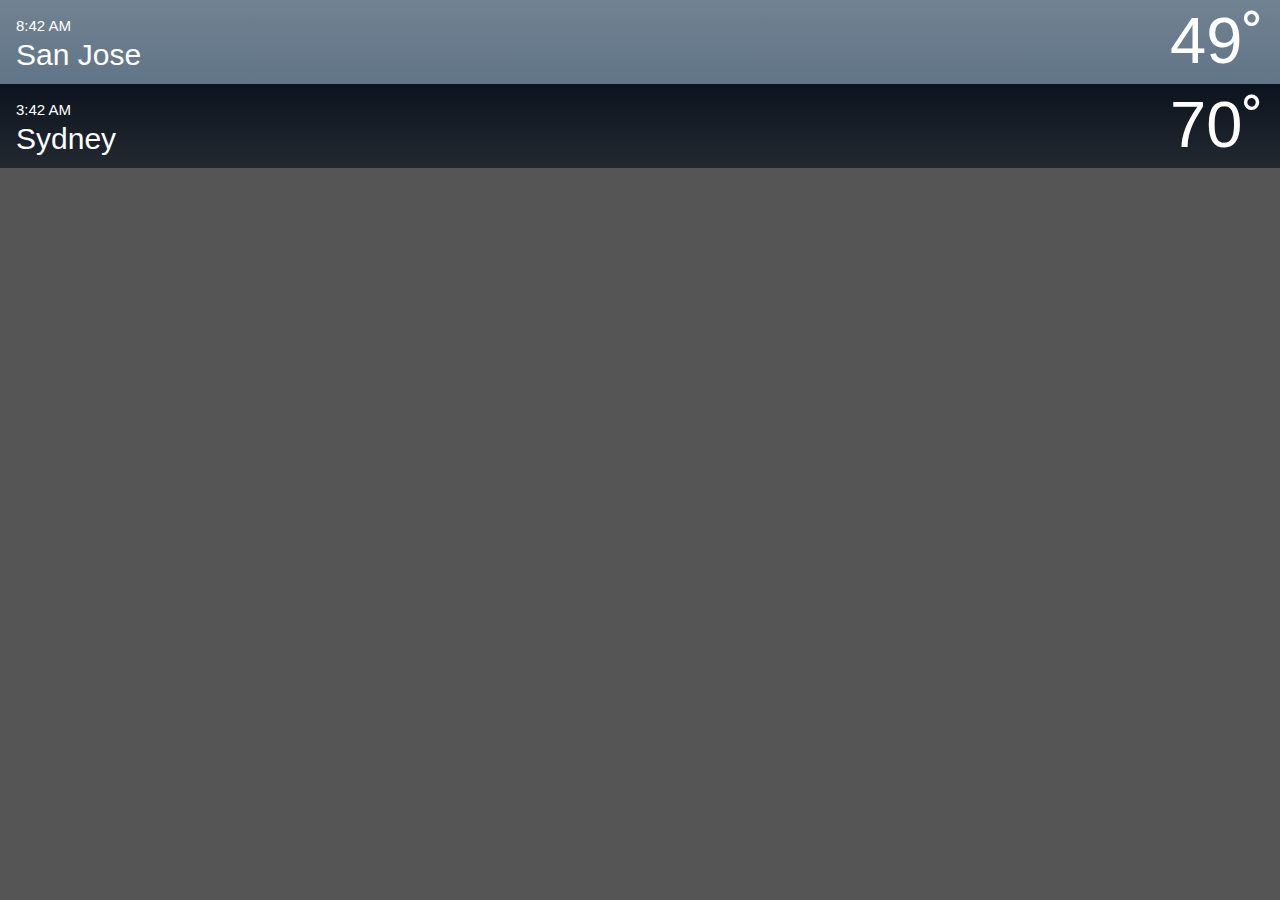
<file: index.html>
<!DOCTYPE html>
<html lang="en">
  <head>
  	<link rel="stylesheet" href="styles.css"/>
  	<meta charset="utf-8">
	<meta name="viewport" content="width=device-width, user-scalable=no">
	<title>
        	Weather App
    	</title>
  </head>
<body>
	<header></header>
	<nav>
	    <ul class='city-list'>
	    	<li>
	    		<a href="sanjose.html">
	    			<p class='time'>8:42 AM</p>
	    			<p class='city'>San Jose</p>
	    			<p class='temperature'>49˚</p>
	    		</a>
	    	</li>
	    	<li>
	    		<a href="sydney.html">
		    		<p class='time'>3:42 AM</p>
		    		<p class='city'>Sydney</p>
		    		<p class='temperature'>70˚</p>
		    	</a>
	    	</li>
	    </ul>
    </nav>

	<footer></footer>
  </body>
</html>
</file>
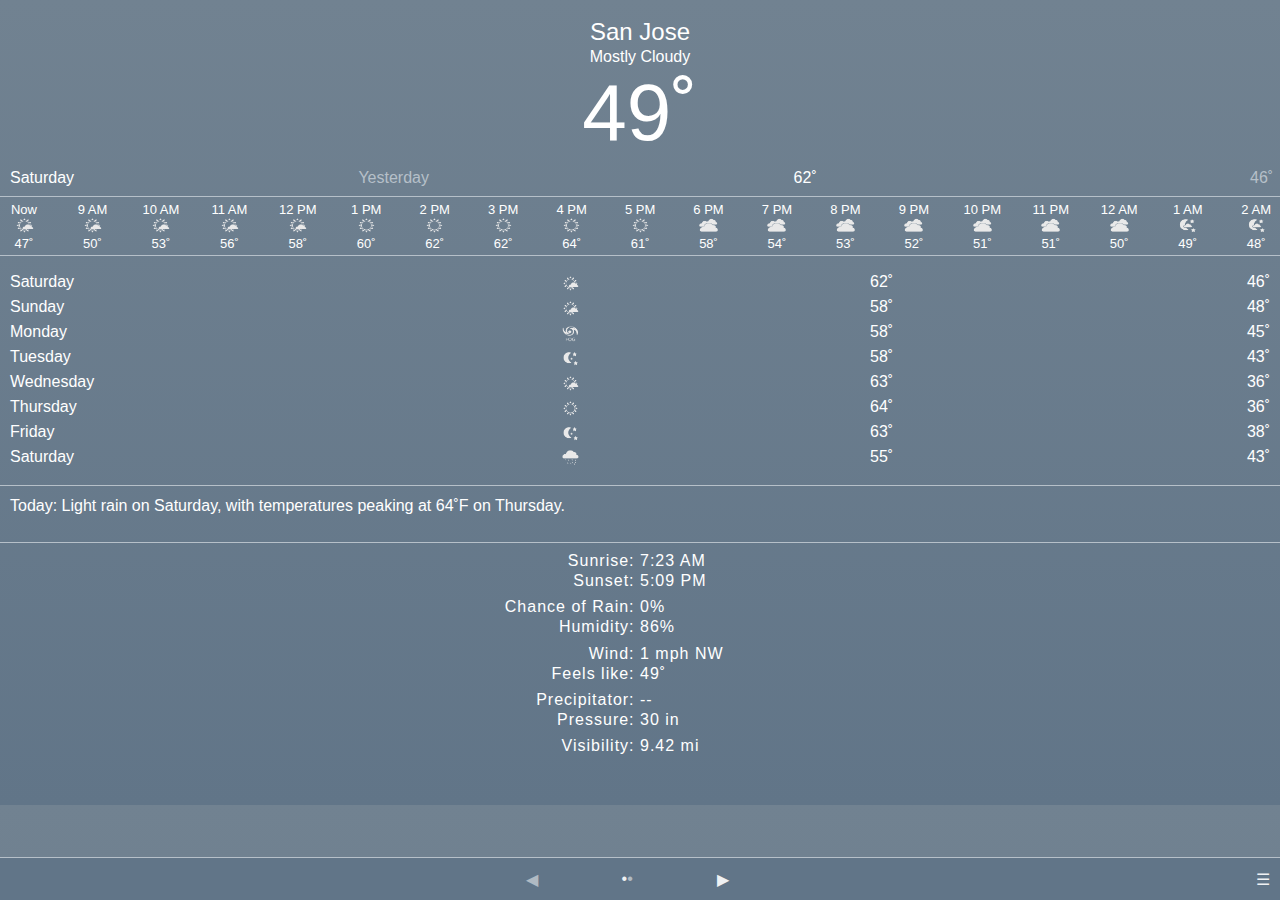
<file: sanjose.html>
<!DOCTYPE html>
<html lang="en">
  <head>
  	<link rel="stylesheet" href="styles.css"/>
  	<meta charset="utf-8">
	<meta name="viewport" content="width=device-width, user-scalable=no">
	<title>
      San Jose
    </title>
  </head>
  <body id="light">
	<div class="city-name">
		<p class="line1">San Jose<br/></p>
		<p class="line2">Mostly Cloudy<br/></p>
		<p class="line3">49˚<br/></p>
		<p class="line4-1">Saturday</p>
		<p class="line4-2">Yesterday</p>
		<p class="line4-3">62˚</p>
		<p class="line4-4">46˚</p>
	</div>
	
	<div class="day-weather">
  	 	<ul>
         	<li>Now<br/><img src="icons/partly-cloudy-day.png"/><br/>47˚</li>
			<li>9 AM<br/><img src="icons/partly-cloudy-day.png"/><br/>50˚</p></li>
			<li>10 AM<br/><img src="icons/partly-cloudy-day.png"/><br/>53˚</li>
			<li>11 AM<br/><img src="icons/partly-cloudy-day.png"/><br/>56˚</li>
			<li>12 PM<br/><img src="icons/partly-cloudy-day.png"/><br/>58˚</li>
			<li>1 PM<br/><img src="icons/clear-day.png"/><br/>60˚</li>
			<li>2 PM<br/><img src="icons/clear-day.png"/><br/>62˚</li>
			<li>3 PM<br/><img src="icons/clear-day.png"/><br/>62˚</li>
			<li>4 PM<br/><img src="icons/clear-day.png"/><br/>64˚</li>
			<li>5 PM<br/><img src="icons/clear-day.png"/><br/>61˚</li>
			<li>6 PM<br/><img src="icons/cloudy.png"/><br/>58˚</li>
			<li>7 PM<br/><img src="icons/cloudy.png"/><br/>54˚</li>
			<li>8 PM<br/><img src="icons/cloudy.png"/><br/>53˚</li>
			<li>9 PM<br/><img src="icons/cloudy.png"/><br/>52˚</li>
			<li>10 PM<br/><img src="icons/cloudy.png"/><br/>51˚</li>
			<li>11 PM<br/><img src="icons/cloudy.png"/><br/>51˚</li>
			<li>12 AM<br/><img src="icons/cloudy.png"/><br/>50˚</li>
			<li>1 AM<br/><img src="icons/partly-cloudy-night.png"/><br/>49˚</li>
			<li>2 AM<br/><img src="icons/partly-cloudy-night.png"/><br/>48˚</li>
			<li>3 AM<br/><img src="icons/rain.png"/><br/>45˚</li>
			<li>4 AM<br/><img src="icons/rain.png"/><br/>43˚</li>
			<li>5 AM<br/><img src="icons/rain.png"/><br/>41˚</li>
			<li>6 AM<br/><img src="icons/rain.png"/><br/>44˚</li>
			<li>7 AM<br/><img src="icons/rain.png"/><br/>45˚</li>
        </ul>
	</div>
	
	<div class="week-weather">
			<ul><li>Saturday</li><li><img src="icons/partly-cloudy-day.png"/></li><li>62˚</li><li>46˚</li></ul>
			<ul><li>Sunday</li><li><img src="icons/partly-cloudy-day.png"/></li><li>58˚</li><li>48˚</li></ul>
			<ul><li>Monday</li><li><img src="icons/fog.png"/></li><li>58˚</li><li>45˚</li></ul>
			<ul><li>Tuesday</li><li><img src="icons/clear-night.png"/></li><li>58˚</li><li>43˚</li></ul>
			<ul><li>Wednesday</li><li><img src="icons/partly-cloudy-day.png"/></li><li>63˚</li><li>36˚</li></ul>
			<ul><li>Thursday</li><li><img src="icons/clear-day.png"/></li><li>64˚</li><li>36˚</li></ul>
			<ul><li>Friday</li><li><img src="icons/clear-night.png"/></li><li>63˚</li><li>38˚</li></ul>
			<ul><li>Saturday</li><li><img src="icons/rain.png"/></li><li>55˚</li><li>43˚</li></ul>
	</div>
	
	<div class="summary">
			<p>Today: Light rain on Saturday, with temperatures peaking at 64˚F on Thursday.</p>
	</div>
	
	<div class="report">
			<p>Sunrise:&nbsp</p> <p>7:23 AM</p>
			<p>Sunset:&nbsp</p> <p>5:09 PM</p>
			<p class="half-height">&nbsp</p> <p class="half-height">&nbsp</p>
			
			<p>Chance of Rain:&nbsp</p> <p>0%</p>
			<p>Humidity:&nbsp</p> <p>86%</p>
			<p class="half-height">&nbsp</p> <p class="half-height">&nbsp</p>
			
			<p>Wind:&nbsp</p> <p>1 mph NW</p>
			<p>Feels like:&nbsp</p> <p>49˚</p>
			<p class="half-height">&nbsp</p> <p class="half-height">&nbsp</p>
			
			<p>Precipitator:&nbsp</p> <p>--</p>
			<p>Pressure:&nbsp</p> <p>30 in</p>
			<p class="half-height">&nbsp</p> <p class="half-height">&nbsp</p>
			
			<p>Visibility:&nbsp</p> <p>9.42 mi</p>
	</div>
	
	<footer class='footer-light'>
	  <ul>
       		<li class="disabled">◀︎</li>
       	 	<li>•</li>
      	  	<li  class="disabled">•</li>
     	   	<li><a id="next-city" href="sydney.html">▶︎</a></li>
			<li><a href="index.html">&#9776;</a></li>
      </ul>
	</footer>
  </body>
</html>
</file>
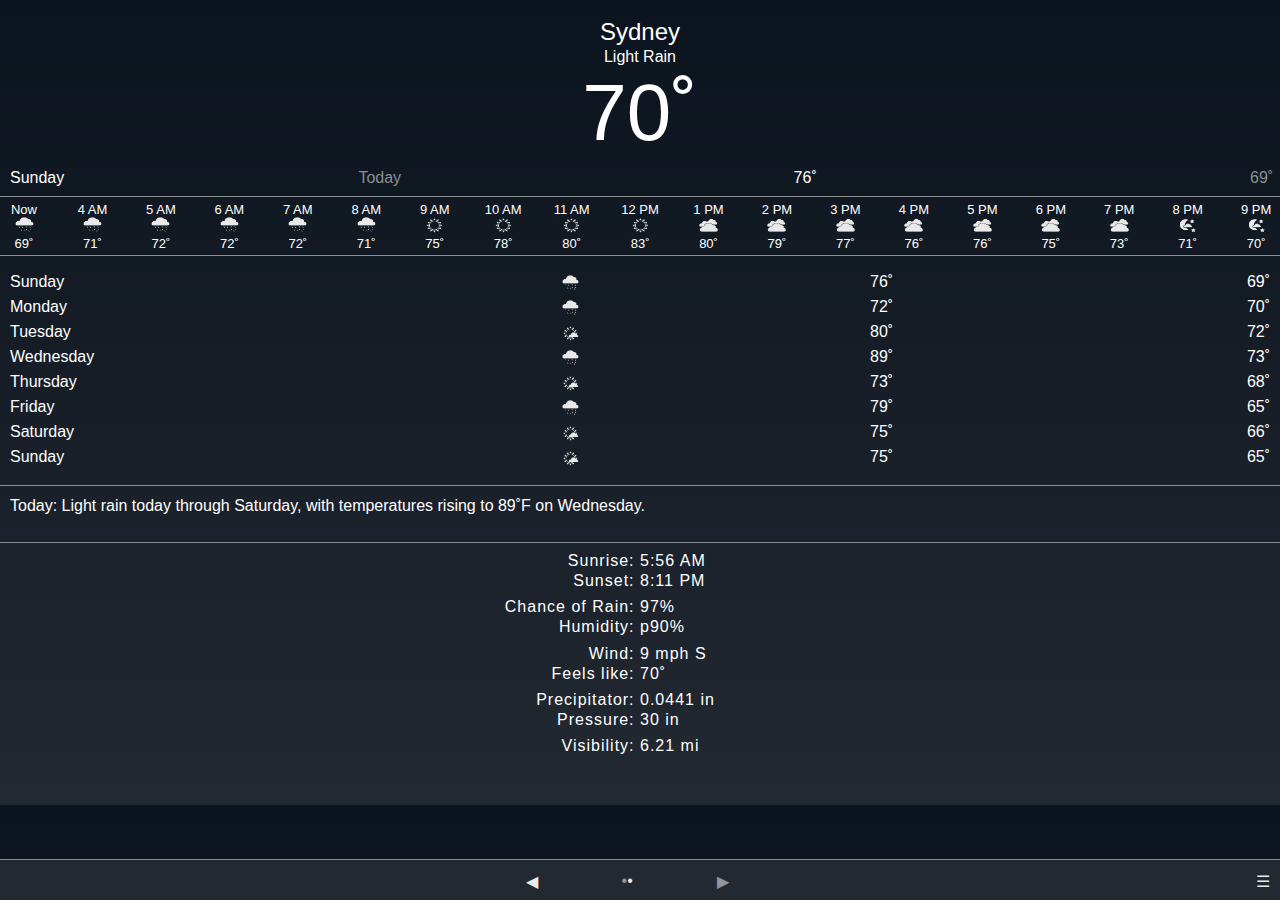
<file: sydney.html>
<!DOCTYPE html>
<html lang="en">
  <head>
  	<link rel="stylesheet" href="styles.css"/>
  	<meta charset="utf-8">
	<meta name="viewport" content="width=device-width, user-scalable=no">
	<title>
      Sydney
    </title>
  </head>
  <body id="dark">
	<div class="city-name dark1">
		<p class="line1">Sydney<br/></p>
		<p class="line2">Light Rain<br/></p>
		<p class="line3">70˚<br/></p>
		<p class="line4-1">Sunday</p>
		<p class="line4-2" id="dark2">Today</p>
		<p class="line4-3">76˚</p>
		<p class="line4-4" id="dark2">69˚</p>
	</div>
	<div class="day-weather dark1">
  	 	<ul>
         	<li>Now<br/><img src="icons/rain.png"/><br/>69˚</li>
			<li>4 AM<br/><img src="icons/rain.png"/><br/>71˚</p></li>
			<li>5 AM<br/><img src="icons/rain.png"/><br/>72˚</li>
			<li>6 AM<br/><img src="icons/rain.png"/><br/>72˚</li>
			<li>7 AM<br/><img src="icons/rain.png"/><br/>72˚</li>
			<li>8 AM<br/><img src="icons/rain.png"/><br/>71˚</li>
			<li>9 AM<br/><img src="icons/clear-day.png"/><br/>75˚</li>
			<li>10 AM<br/><img src="icons/clear-day.png"/><br/>78˚</li>
			<li>11 AM<br/><img src="icons/clear-day.png"/><br/>80˚</li>
			<li>12 PM<br/><img src="icons/clear-day.png"/><br/>83˚</li>
			<li>1 PM<br/><img src="icons/cloudy.png"/><br/>80˚</li>
			<li>2 PM<br/><img src="icons/cloudy.png"/><br/>79˚</li>
			<li>3 PM<br/><img src="icons/cloudy.png"/><br/>77˚</li>
			<li>4 PM<br/><img src="icons/cloudy.png"/><br/>76˚</li>
			<li>5 PM<br/><img src="icons/cloudy.png"/><br/>76˚</li>
			<li>6 PM<br/><img src="icons/cloudy.png"/><br/>75˚</li>
			<li>7 PM<br/><img src="icons/cloudy.png"/><br/>73˚</li>
			<li>8 PM<br/><img src="icons/partly-cloudy-night.png"/><br/>71˚</li>
			<li>9 PM<br/><img src="icons/partly-cloudy-night.png"/><br/>70˚</li>
			<li>10 PM<br/><img src="icons/rain.png"/><br/>68˚</li>
			<li>11 PM<br/><img src="icons/rain.png"/><br/>66˚</li>
			<li>12 AM<br/><img src="icons/rain.png"/><br/>65˚</li>
			<li>1 AM<br/><img src="icons/rain.png"/><br/>63˚</li>
			<li>2 AM<br/><img src="icons/rain.png"/><br/>62˚</li>
        </ul>
	</div>
	
	<div class="week-weather dark1">
			<ul><li>Sunday</li><li><img src="icons/rain.png"/></li><li>76˚</li><li>69˚</li></ul>
			<ul><li>Monday</li><li><img src="icons/rain.png"/></li><li>72˚</li><li>70˚</li></ul>
			<ul><li>Tuesday</li><li><img src="icons/partly-cloudy-day.png"/></li><li>80˚</li><li>72˚</li></ul>
			<ul><li>Wednesday</li><li><img src="icons/rain.png"/></li><li>89˚</li><li>73˚</li></ul>
			<ul><li>Thursday</li><li><img src="icons/partly-cloudy-day.png"/></li><li>73˚</li><li>68˚</li></ul>
			<ul><li>Friday</li><li><img src="icons/rain.png"/></li><li>79˚</li><li>65˚</li></ul>
			<ul><li>Saturday</li><li><img src="icons/partly-cloudy-day.png"/></li><li>75˚</li><li>66˚</li></ul>
			<ul><li>Sunday</li><li><img src="icons/partly-cloudy-day.png"/></li><li>75˚</li><li>65˚</li></ul>
	</div>

	<div class="summary dark1">
			<p>Today: Light rain today through Saturday, with temperatures rising to 89˚F on Wednesday.</p>
	</div>

	<div class="report">
			<p>Sunrise:&nbsp</p> <p>5:56 AM</p>
			<p>Sunset:&nbsp</p> <p>8:11 PM</p>
			<p class="half-height">&nbsp</p> <p class="half-height">&nbsp</p>
			
			<p>Chance of Rain:&nbsp</p> <p>97%</p>
			<p>Humidity:&nbsp</p> <p>p90%</p>
			<p class="half-height">&nbsp</p> <p class="half-height">&nbsp</p>
			
			<p>Wind:&nbsp</p> <p>9 mph S</p>
			<p>Feels like:&nbsp</p> <p>70˚</p>
			<p class="half-height">&nbsp</p> <p class="half-height">&nbsp</p>
			
			<p>Precipitator:&nbsp</p> <p>0.0441 in</p>
			<p>Pressure:&nbsp</p> <p>30 in</p>
			<p class="half-height">&nbsp</p> <p class="half-height">&nbsp</p>
			
			<p>Visibility:&nbsp</p> <p>6.21 mi</p>
	</div>

	<footer class='footer-dark'>
	  <ul>
       		<li><a id="next-city" href="sanjose.html">◀︎</a></li>
       	 	<li class="disabled">•</li>
      	  	<li>•</li>
     	   	<li class="disabled">▶︎</li>
			<li><a href="index.html">&#9776;</a></li>
			<!-- <li><a href="index.html"><img src="icons/back.png"/></a></li> -->
      	  </ul>
	</footer>
  </body>
</html>
</file>
<file: styles.css>
* {
	margin: 0px;
	padding: 0px;
	font-family: "HelveticaNeue-UltraLight", arial;
	font-size: 16px;
	color: white;
}
body{
	background: #555;
	overflow-x: hidden;
	overflow-y: auto;
}

/* Style for index.html */
ul.city-list{
	top: 0px;
	width:100%;
	left: 0px;
	list-style: none;
	height: auto;
}
ul.city-list li{
	position: relative;
	height: 84px;
	top: 0px;
}
ul.city-list li a{
	display:inline-block;
	width:100%;
	height: 84px;
}
ul.city-list li:nth-child(2n+1){	/* for even rows, begin 1 */
	background: linear-gradient(#718291, #617588);
}
ul.city-list li:nth-child(2n){	/* for odd rows, begin 2 */
	background: linear-gradient(#0b131e, #232931);
}
ul.city-list li p{
	position: absolute;
}
ul.city-list li p.time{
	line-height: 0px;
	font-size: 15px;
	top: 26px;
	left: 16px;
}
ul.city-list li p.city{
	
	font-size: 30px;
	bottom: 12px;
	left: 16px;
}
ul.city-list li p.temperature{
	line-height: 54px;
	font-size: 65px;
	top: 14px;
	right: 16px;
}

/* city in detail*/
#light{
	background: linear-gradient(#718291, #617588);
}
#dark{
	background: linear-gradient(#0b131e, #232931);
}
/*city in detail : 1st bullet row */
div.city-name{
	position: relative; 
	top: 0px;
	width:100%;
	left: 0px;
	height: 164px;
	border-bottom: 1px solid #b6c0c9;
}
div.dark1 {
	border-bottom: 1px solid #8b8f92;
}
div.city-name p.line1{
	font-size: 24px;
	margin-top: 32px;
	line-height: 0px;
	text-align: center;
}
div.city-name p.line2{
	font-size: 16px;
	margin-top: 18px;
	line-height: 14px;
	text-align: center;
}
div.city-name p.line3{
	font-size: 80px;
	margin-top: 44px;
	line-height: 10px;
	text-align: center;
}
div.city-name p.line4-1{
	display: inline;
	margin-top: 60px;
	line-height: 0px;
	position: absolute;
	margin-left: 10px;
}
#dark2{
	color:#8b8f92;
}
div.city-name p.line4-2{
	display: inline;
	margin-top: 60px;
	line-height: 0px;
	position: absolute;
	margin-left: 28%;
	color:#b6c0c9;
}
div.city-name p.line4-3{
	display: inline;
	margin-top: 60px;
	line-height: 0px;
	position: absolute;
	margin-left: 62%;
}
div.city-name p.line4-4{
	display: inline;
	margin-top: 60px;
	line-height: 0px;
	position: absolute;
	left: 100%;
	margin-left: -30px;
	color:#b6c0c9;
}
/*city in detail : 2nd bullet row */
div.day-weather{
	position: relative; 
	top: 0px;
	left: 0px;
	height: 58px;
	border-bottom: 1px solid #b6c0c9;
	overflow-x: auto;
}
div.dark1 {
	border-bottom: 1px solid #8b8f92;
}
div.day-weather ul {
  margin-top: 6px;
  margin-left:0px;
  white-space:nowrap;
}
div.day-weather ul li {
	line-height: 14px;
	 display: inline-block;
	list-style-type: none;
	font-size: 13px;
  text-align: center;
  width: 54px;
  margin-left: 10px;
}
div.day-weather ul li:first-child{
	margin-left:-3px;
  text-align: center;
}
div.day-weather ul li:nth-last-child(2){
	margin-left:13px;
    text-align: center;
}
div.day-weather ul li:last-child{
	margin-right:10px;
}
div.day-weather ul li img {
	line-height: 17px;
	width:19px;
	height:17px;
	align:center;
}
/*city in detail : 3rd bullet row */
div.week-weather{
	position: relative; 
	left: 0px;
	height: 212px;
	border-bottom: 1px solid #b6c0c9;
}
div.dark1 {
	border-bottom: 1px solid #8b8f92;
}
div.week-weather ul {
	height: 25px;
	width: 100%;

}
div.week-weather ul:first-child {
	margin-top:17px;
	width: 100%;
}
div.week-weather ul:nth-last-child(2) {
	width: 100%;
}
div.week-weather ul:last-child {
	width: 100%;
}
div.week-weather ul li {
	display: inline-block;
	list-style-type: none;
}
div.week-weather ul li:first-child{
	width:23%;
	float: left;
	margin-left: 10px;
  	text-align: left;
}
div.week-weather ul li:nth-child(2){
	width: 23%;
	text-align: right;
	margin-left: -20px;
	float: left;
}
div.week-weather ul li:nth-child(3){
	width:23%;
	float: left;
	margin-left:20px;
  	text-align: right;
}
div.week-weather ul li:last-child{
	width:23%;
	float: right;
	margin-right: 10px;
  	text-align: right;
}
div.week-weather ul li img {
	padding-top: 2px;
	width:17px;
	height:17px;
	align:center;
}
/*city in detail : 4th bullet row*/
div.summary{
	position: relative; 
	height: 46px;
	border-bottom: 1px solid #b6c0c9;
}
div.dark1 {
	border-bottom: 1px solid #8b8f92;
}
div.summary p{
	line-height:120%;
	letter-spacing: 0px;
	margin-top: 10px;
	margin-left: 10px;
	margin-right: 10px;
}
/*city in detail : 5th bullet row*/
div.report{
	position: relative; 
	height: 230px;
	margin-top: 8px;
	margin-bottom: 24px;
}
div.report p{
	line-height:125%;
	letter-spacing: 1px;
	width: 50%;
	float: left;
}
div.report p.half-height{
	font-size: 5px;
}
div.report p:nth-child(2n+1){
	text-align:right;
}
div.report p:nth-child(2n){
	text-align:left;
}
/*city in detail: footer */
footer.footer-light {
  z-index: 2;
  position: fixed;
  bottom: 0px;
  width: 100%;
  height: 42px;
  border-top: 1px solid #b6c0c9;
  background: #617588;
}
footer.footer-dark {
  z-index: 2;
  position: fixed;
  bottom: 0px;
  width: 100%;
  height: 40px;
  border-top: 1px solid #8b8f92;
  background: #232931;
}
footer ul {
  margin-top: 12px;
}
footer ul li a {
  text-decoration: none;
}
footer ul li{
	opacity:0.9;
}
footer ul li a span {
  font-size: 14px;
}
footer ul li:first-child {
  display: inline;
  float: left;  
  width: 42%;
  text-align: right;
}
footer ul li.disabled {
  opacity:0.5;
}
footer ul li:nth-child(2) {
  display: inline;
  float: left;
  width: 7%;
  text-align: right;
}
footer ul li:nth-child(3) {
  display: inline;
  float: left;
  width: 7%;
  text-align: left;
}
footer ul li:nth-child(4){
  display: inline;
  float: left;
  width: 32%;
  text-align: left;
}
footer ul li:last-child{
	margin-top: 0px;
	line-height:18px;
	font-size: 18px;
    display: inline;
    float: right;
    width: 7%;
	margin-right: 10px;
	text-align: right;
}
/*footer ul li img{
    display: inline;
    float: right
} */
</file>
